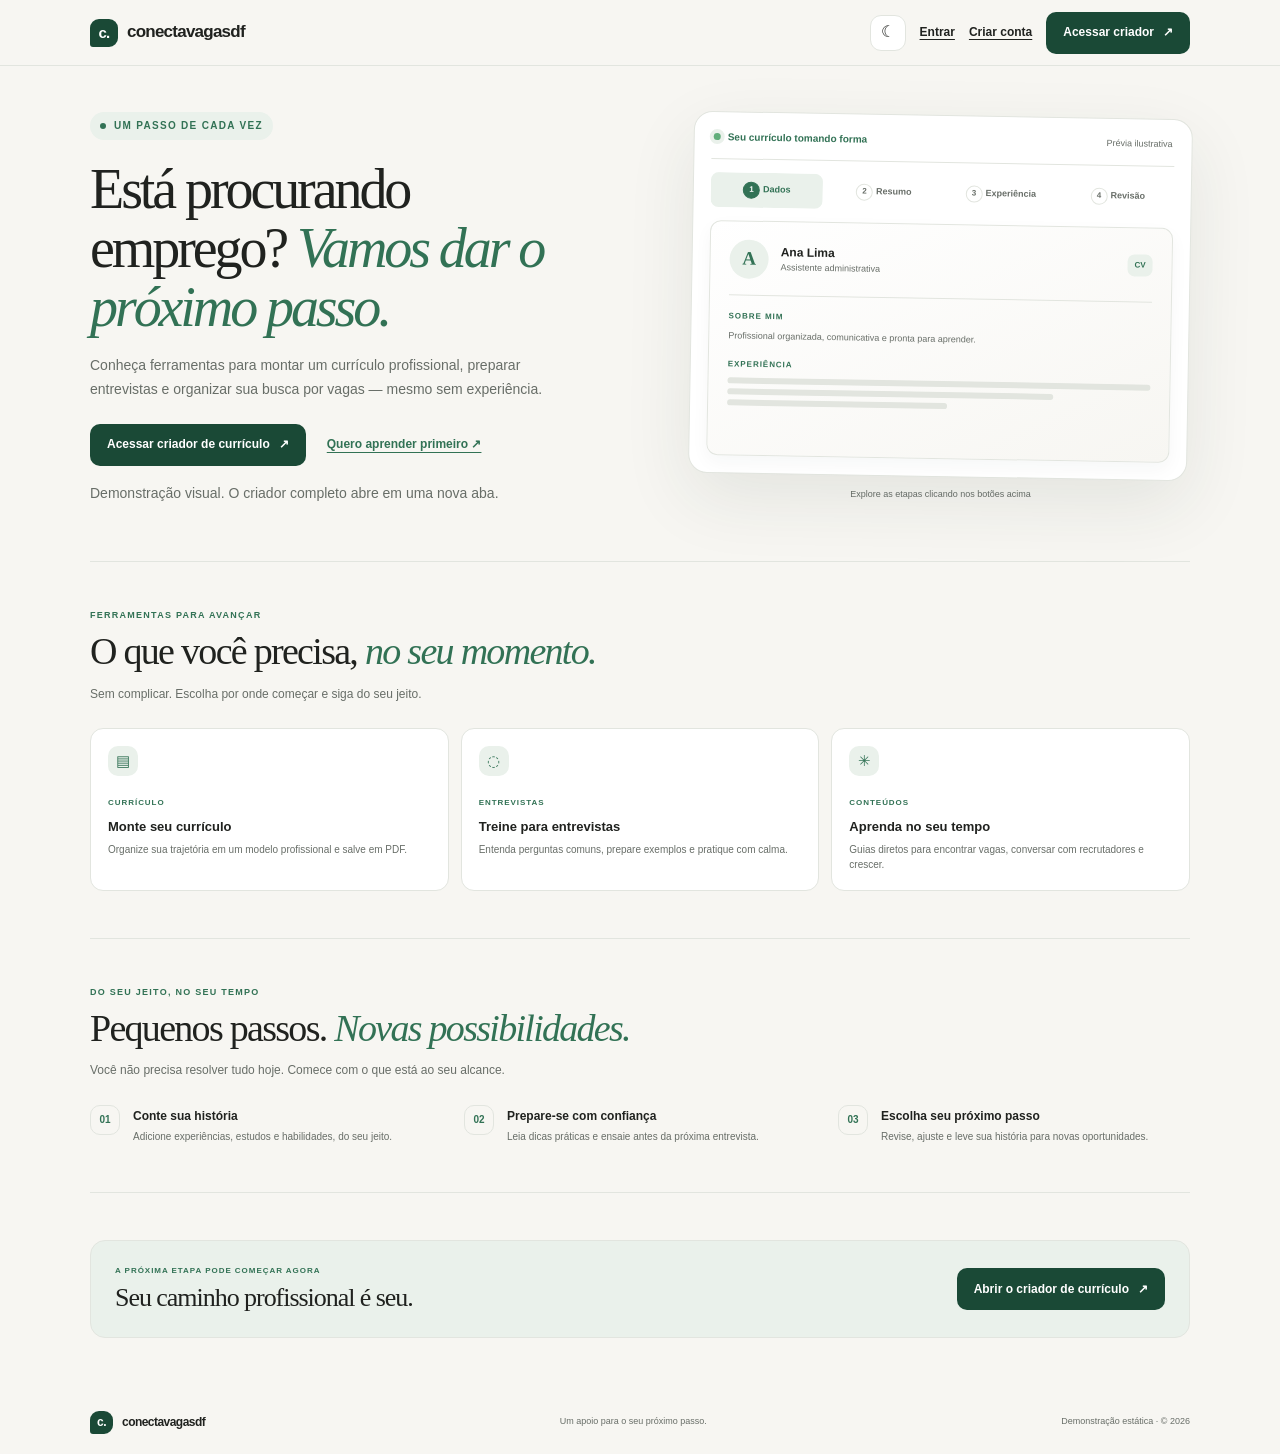
<file: conectavagas-preview/index.html>
<!doctype html>
<html lang="pt-BR">
<head>
  <meta charset="utf-8">
  <meta name="viewport" content="width=device-width, initial-scale=1">
  <meta name="theme-color" content="#f7f6f2">
  <meta name="description" content="Demonstração interativa do ConectaVagasDF: currículo, entrevistas e conteúdos de carreira.">
  <title>ConectaVagasDF — demonstração</title>
  <style>
    :root{color-scheme:light;--bg:#f7f6f2;--paper:#fff;--ink:#20221f;--muted:#686e68;--green:#1a4936;--green-2:#327255;--soft:#eaf1eb;--line:#e2e5df;--shadow:0 24px 70px #253b2d17;font-family:Arial,"DM Sans",sans-serif}
    *{box-sizing:border-box}html{scroll-behavior:smooth}body{margin:0;background:var(--bg);color:var(--ink);font:14px/1.55 Arial,"DM Sans",sans-serif;transition:background .2s,color .2s}
    body.dark{color-scheme:dark;--bg:#101713;--paper:#17221b;--ink:#edf1ed;--muted:#a1ada3;--green:#8bc6a0;--green-2:#a4d3b3;--soft:#20352a;--line:#2b3a30;--shadow:0 24px 70px #0004}
    a{color:inherit}button{font:inherit}.shell{width:min(1100px,calc(100% - 48px));margin:auto}.topbar{height:66px;border-bottom:1px solid var(--line);background:color-mix(in srgb,var(--bg) 92%,transparent);display:flex;align-items:center;position:sticky;top:0;z-index:2;backdrop-filter:blur(16px)}
    .topbar-inner{display:flex;align-items:center;justify-content:space-between;gap:16px}.brand{display:flex;align-items:center;gap:9px;text-decoration:none;font-weight:800;letter-spacing:-.045em;font-size:17px}.brand-mark{display:grid;place-items:center;width:28px;height:28px;border-radius:9px 9px 9px 3px;background:var(--green);color:#fff;font-weight:800;font-size:15px}
    .nav-actions{display:flex;align-items:center;gap:14px}.nav-actions a{font-size:12px;font-weight:700;text-decoration:none}.nav-actions a:not(.button){text-decoration:underline;text-underline-offset:3px}.icon-button{width:36px;height:36px;border:1px solid var(--line);border-radius:11px;background:var(--paper);color:var(--ink);cursor:pointer;font-size:16px}.button{min-height:42px;padding:0 17px;border:0;border-radius:10px;display:inline-flex;align-items:center;justify-content:center;gap:9px;background:var(--green);color:#fff;text-decoration:none;font-size:12px;font-weight:700;cursor:pointer;transition:transform .18s,background .18s}.button:hover{transform:translateY(-2px);background:var(--green-2)}.button.secondary{padding:0 3px;min-height:auto;background:transparent;color:var(--green-2);text-decoration:underline;text-underline-offset:4px}.button.light{background:var(--paper);color:var(--green);border:1px solid var(--line)}
    .hero{display:grid;grid-template-columns:minmax(0,1fr) minmax(270px,.88fr);align-items:center;gap:34px;padding:46px 0 56px;min-height:470px}.eyebrow{display:inline-flex;align-items:center;gap:8px;padding:6px 10px;border-radius:999px;background:var(--soft);color:var(--green-2);font-size:10px;font-weight:800;letter-spacing:.13em;text-transform:uppercase}.eyebrow:before{content:"";width:6px;height:6px;border-radius:50%;background:var(--green-2)}
    h1,h2,h3,p{margin-top:0}.hero h1{max-width:520px;margin:20px 0 15px;font:400 clamp(34px,5vw,56px)/1.06 Georgia,"Times New Roman",serif;letter-spacing:-.055em}.hero h1 em,.section-heading em{color:var(--green-2);font-weight:400}.hero-copy>p{max-width:455px;color:var(--muted);font-size:14px;line-height:1.75}.hero-actions{display:flex;align-items:center;flex-wrap:wrap;gap:18px;margin-top:22px}.note{margin:15px 0 0;color:var(--muted);font-size:11px}
    .demo-card{position:relative;padding:17px;border:1px solid var(--line);border-radius:19px;background:var(--paper);box-shadow:var(--shadow);transform:rotate(1deg)}.demo-head{display:flex;align-items:center;justify-content:space-between;gap:10px;padding:0 2px 13px;border-bottom:1px solid var(--line);font-size:10px;font-weight:700}.demo-status{display:flex;align-items:center;gap:7px;color:var(--green-2)}.status-dot{width:7px;height:7px;border-radius:50%;background:#61ae7b;box-shadow:0 0 0 4px var(--soft)}.demo-label{color:var(--muted);font-size:9px;font-weight:500}
    .steps{display:grid;grid-template-columns:repeat(4,1fr);gap:5px;margin:13px 0}.step{padding:8px 3px;border:1px solid transparent;border-radius:8px;background:transparent;color:var(--muted);font-size:9px;font-weight:700;cursor:pointer}.step span{display:inline-grid;place-items:center;width:17px;height:17px;margin-right:3px;border:1px solid var(--line);border-radius:50%;font-size:8px}.step[aria-pressed="true"]{background:var(--soft);color:var(--green-2)}.step[aria-pressed="true"] span{background:var(--green-2);color:#fff;border-color:var(--green-2)}
    .resume{min-height:235px;padding:18px 19px;border:1px solid var(--line);border-radius:11px;background:linear-gradient(155deg,var(--paper),var(--bg));box-shadow:0 7px 18px #263b2d0a}.resume-top{display:flex;align-items:center;gap:12px;padding-bottom:16px;border-bottom:1px solid var(--line)}.avatar{display:grid;place-items:center;width:39px;height:39px;border-radius:50%;background:var(--soft);color:var(--green-2);font:700 19px Georgia,serif}.resume-name{font-size:12px;font-weight:800}.resume-role{color:var(--muted);font-size:9px}.resume-badge{margin-left:auto;padding:5px 7px;border-radius:7px;background:var(--soft);color:var(--green-2);font-size:8px;font-weight:800}.resume-section{margin-top:15px}.resume-section b{display:block;margin-bottom:7px;color:var(--green-2);font-size:8px;letter-spacing:.12em}.resume-section p{margin:0;color:var(--muted);font-size:9px}.skeleton{height:6px;margin:5px 0;border-radius:99px;background:var(--line)}.skeleton.wide{width:100%}.skeleton.mid{width:77%}.skeleton.short{width:52%}.demo-caption{margin:11px 0 0;text-align:center;color:var(--muted);font-size:9px}
    .section{padding:47px 0;border-top:1px solid var(--line)}.section-kicker{margin-bottom:7px;color:var(--green-2);font-size:9px;font-weight:800;letter-spacing:.14em}.section-heading{margin:0;font:400 clamp(27px,3.5vw,38px)/1.12 Georgia,"Times New Roman",serif;letter-spacing:-.045em}.section-intro{max-width:460px;margin:11px 0 24px;color:var(--muted);font-size:12px;line-height:1.7}.cards{display:grid;grid-template-columns:repeat(3,minmax(0,1fr));gap:12px}.tool-card{min-height:145px;padding:17px;border:1px solid var(--line);border-radius:13px;background:var(--paper);text-decoration:none;transition:transform .18s,border-color .18s}.tool-card:hover{transform:translateY(-3px);border-color:var(--green-2)}.card-icon{display:grid;place-items:center;width:30px;height:30px;margin-bottom:14px;border-radius:10px;background:var(--soft);color:var(--green-2);font-size:15px}.tool-card small{color:var(--green-2);font-size:8px;font-weight:800;letter-spacing:.12em}.tool-card h3{margin:5px 0;font-size:13px}.tool-card p{margin:0;color:var(--muted);font-size:10px;line-height:1.55}
    .steps-list{display:grid;grid-template-columns:repeat(3,1fr);gap:22px}.step-item{display:grid;grid-template-columns:33px 1fr;gap:10px}.step-number{display:grid;place-items:center;width:30px;height:30px;border:1px solid var(--line);border-radius:10px;color:var(--green-2);font-size:10px;font-weight:800}.step-item h3{margin:2px 0 4px;font-size:12px}.step-item p{margin:0;color:var(--muted);font-size:10px;line-height:1.6}.closing{display:flex;align-items:center;justify-content:space-between;gap:20px;padding:24px;border:1px solid var(--line);border-radius:15px;background:var(--soft)}.closing h2{max-width:440px;margin:0;font:400 26px/1.15 Georgia,"Times New Roman",serif;letter-spacing:-.04em}.closing p{margin:0 0 5px;color:var(--green-2);font-size:8px;font-weight:800;letter-spacing:.12em}.footer{display:flex;align-items:center;justify-content:space-between;gap:12px;padding:26px 0 20px;color:var(--muted);font-size:9px}.footer .brand{color:var(--ink);font-size:12px}.footer .brand-mark{width:23px;height:23px;font-size:12px}
    @media(max-width:650px){.shell{width:min(100% - 32px,520px)}.topbar{height:58px}.nav-actions{gap:9px}.nav-actions a:not(.button){display:none}.nav-actions .button{min-height:36px;padding:0 10px;font-size:10px}.icon-button{width:32px;height:32px}.hero{grid-template-columns:1fr;gap:22px;padding:34px 0 38px;min-height:0}.hero h1{font-size:clamp(37px,10vw,50px)}.demo-card{max-width:430px;width:100%;margin:auto;transform:none}.resume{min-height:208px}.section{padding:34px 0}.cards{grid-template-columns:1fr}.tool-card{min-height:0;padding:14px}.tool-card p{font-size:11px}.card-icon{float:left;margin:0 12px 22px 0}.steps-list{grid-template-columns:1fr;gap:14px}.closing{align-items:flex-start;flex-direction:column;padding:18px}.footer{flex-wrap:wrap}.footer span:last-child{width:100%}}
    @media(prefers-reduced-motion:reduce){*,*::before,*::after{scroll-behavior:auto!important;transition:none!important}}
  </style>
</head>
<body>
  <header class="topbar">
    <div class="shell topbar-inner">
      <a class="brand" href="#inicio" aria-label="ConectaVagasDF, início"><span class="brand-mark">c.</span><span>conectavagasdf</span></a>
      <nav class="nav-actions" aria-label="Acesso rápido">
        <button class="icon-button" id="theme-toggle" type="button" aria-label="Ativar tema escuro" title="Alternar tema">☾</button>
        <a href="https://conectavagasdf.anthraxy.com/login" target="_blank" rel="noopener">Entrar</a>
        <a href="https://conectavagasdf.anthraxy.com/cadastro" target="_blank" rel="noopener">Criar conta</a>
        <a class="button" href="https://conectavagasdf.anthraxy.com/dashboard" target="_blank" rel="noopener">Acessar criador <span aria-hidden="true">↗</span></a>
      </nav>
    </div>
  </header>

  <main id="inicio" class="shell">
    <section class="hero" aria-labelledby="hero-title">
      <div class="hero-copy">
        <span class="eyebrow">Um passo de cada vez</span>
        <h1 id="hero-title">Está procurando emprego? <em>Vamos dar o próximo passo.</em></h1>
        <p>Conheça ferramentas para montar um currículo profissional, preparar entrevistas e organizar sua busca por vagas — mesmo sem experiência.</p>
        <div class="hero-actions">
          <a class="button" href="https://conectavagasdf.anthraxy.com/dashboard" target="_blank" rel="noopener">Acessar criador de currículo <span aria-hidden="true">↗</span></a>
          <a class="button secondary" href="https://conectavagasdf.anthraxy.com/aprender" target="_blank" rel="noopener">Quero aprender primeiro ↗</a>
        </div>
        <p class="note">Demonstração visual. O criador completo abre em uma nova aba.</p>
      </div>

      <div>
        <div class="demo-card" aria-label="Prévia ilustrativa do criador de currículo">
          <div class="demo-head"><span class="demo-status"><span class="status-dot"></span> Seu currículo tomando forma</span><span class="demo-label">Prévia ilustrativa</span></div>
          <div class="steps" role="group" aria-label="Etapas da demonstração">
            <button class="step" type="button" data-step="0" aria-pressed="true"><span>1</span>Dados</button>
            <button class="step" type="button" data-step="1" aria-pressed="false"><span>2</span>Resumo</button>
            <button class="step" type="button" data-step="2" aria-pressed="false"><span>3</span>Experiência</button>
            <button class="step" type="button" data-step="3" aria-pressed="false"><span>4</span>Revisão</button>
          </div>
          <article class="resume" aria-live="polite">
            <div class="resume-top"><span class="avatar">A</span><div><div class="resume-name" id="resume-name">Ana Lima</div><div class="resume-role" id="resume-role">Assistente administrativa</div></div><span class="resume-badge">CV</span></div>
            <div class="resume-section"><b id="resume-section-title">SOBRE MIM</b><p id="resume-section-copy">Profissional organizada, comunicativa e pronta para aprender.</p></div>
            <div class="resume-section"><b>EXPERIÊNCIA</b><div class="skeleton wide"></div><div class="skeleton mid"></div><div class="skeleton short"></div></div>
          </article>
        </div>
        <p class="demo-caption">Explore as etapas clicando nos botões acima</p>
      </div>
    </section>

    <section class="section" id="ferramentas" aria-labelledby="tools-title">
      <p class="section-kicker">FERRAMENTAS PARA AVANÇAR</p>
      <h2 class="section-heading" id="tools-title">O que você precisa, <em>no seu momento.</em></h2>
      <p class="section-intro">Sem complicar. Escolha por onde começar e siga do seu jeito.</p>
      <div class="cards">
        <a class="tool-card" href="https://conectavagasdf.anthraxy.com/dashboard" target="_blank" rel="noopener"><span class="card-icon" aria-hidden="true">▤</span><small>CURRÍCULO</small><h3>Monte seu currículo</h3><p>Organize sua trajetória em um modelo profissional e salve em PDF.</p></a>
        <a class="tool-card" href="https://conectavagasdf.anthraxy.com/entrevistas" target="_blank" rel="noopener"><span class="card-icon" aria-hidden="true">◌</span><small>ENTREVISTAS</small><h3>Treine para entrevistas</h3><p>Entenda perguntas comuns, prepare exemplos e pratique com calma.</p></a>
        <a class="tool-card" href="https://conectavagasdf.anthraxy.com/aprender" target="_blank" rel="noopener"><span class="card-icon" aria-hidden="true">✳</span><small>CONTEÚDOS</small><h3>Aprenda no seu tempo</h3><p>Guias diretos para encontrar vagas, conversar com recrutadores e crescer.</p></a>
      </div>
    </section>

    <section class="section" aria-labelledby="steps-title">
      <p class="section-kicker">DO SEU JEITO, NO SEU TEMPO</p>
      <h2 class="section-heading" id="steps-title">Pequenos passos. <em>Novas possibilidades.</em></h2>
      <p class="section-intro">Você não precisa resolver tudo hoje. Comece com o que está ao seu alcance.</p>
      <div class="steps-list">
        <article class="step-item"><span class="step-number">01</span><div><h3>Conte sua história</h3><p>Adicione experiências, estudos e habilidades, do seu jeito.</p></div></article>
        <article class="step-item"><span class="step-number">02</span><div><h3>Prepare-se com confiança</h3><p>Leia dicas práticas e ensaie antes da próxima entrevista.</p></div></article>
        <article class="step-item"><span class="step-number">03</span><div><h3>Escolha seu próximo passo</h3><p>Revise, ajuste e leve sua história para novas oportunidades.</p></div></article>
      </div>
    </section>

    <section class="section">
      <div class="closing"><div><p>A PRÓXIMA ETAPA PODE COMEÇAR AGORA</p><h2>Seu caminho profissional é seu.</h2></div><a class="button" href="https://conectavagasdf.anthraxy.com/dashboard" target="_blank" rel="noopener">Abrir o criador de currículo <span aria-hidden="true">↗</span></a></div>
    </section>
  </main>

  <footer class="shell footer"><a class="brand" href="#inicio"><span class="brand-mark">c.</span><span>conectavagasdf</span></a><span>Um apoio para o seu próximo passo.</span><span>Demonstração estática · © 2026</span></footer>

  <script>
    const steps = [
      { title: 'SOBRE MIM', copy: 'Profissional organizada, comunicativa e pronta para aprender.', role: 'Assistente administrativa' },
      { title: 'RESUMO PROFISSIONAL', copy: 'Apresente seus pontos fortes com clareza e autenticidade.', role: 'Resumo em construção' },
      { title: 'EXPERIÊNCIA', copy: 'Valorize experiências formais, cursos, projetos e voluntariado.', role: 'Experiência em destaque' },
      { title: 'REVISÃO FINAL', copy: 'Confira seus dados antes de exportar seu currículo.', role: 'Pronto para revisar' },
    ];
    document.querySelectorAll('[data-step]').forEach(button => button.addEventListener('click', () => {
      const step = steps[Number(button.dataset.step)];
      document.querySelectorAll('[data-step]').forEach(item => item.setAttribute('aria-pressed', String(item === button)));
      document.getElementById('resume-section-title').textContent = step.title;
      document.getElementById('resume-section-copy').textContent = step.copy;
      document.getElementById('resume-role').textContent = step.role;
    }));
    const theme = document.getElementById('theme-toggle');
    theme.addEventListener('click', () => {
      const dark = document.body.classList.toggle('dark');
      theme.textContent = dark ? '☀' : '☾';
      theme.setAttribute('aria-label', dark ? 'Ativar tema claro' : 'Ativar tema escuro');
    });
  </script>
</body>
</html>
</file>
